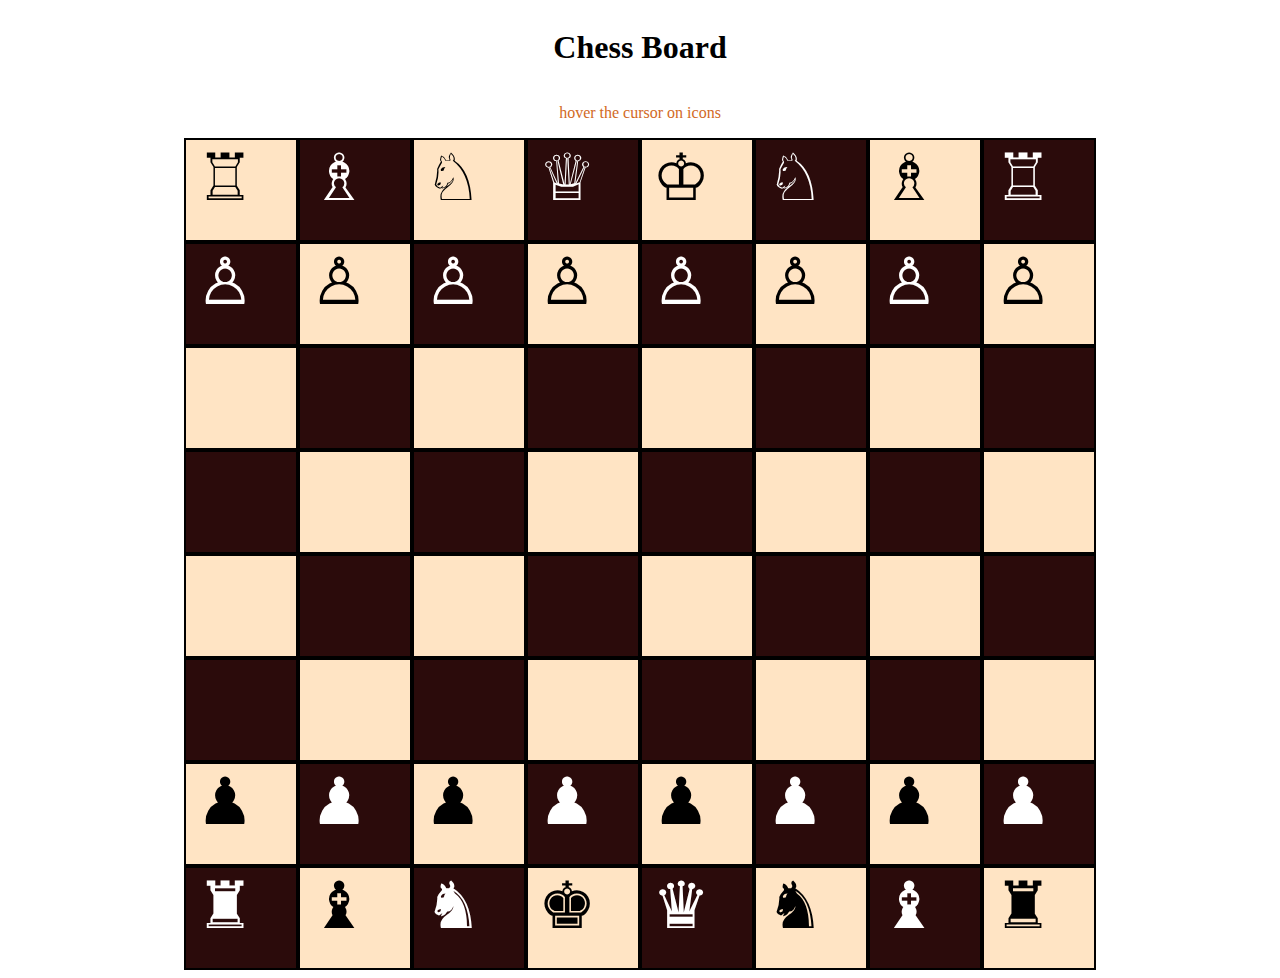
<file: chess/index.html>
<!DOCTYPE html>
<html lang="en">
<head>
    <meta charset="UTF-8">
    <meta name="viewport" content="width=device-width, initial-scale=1.0">
    <title>Chess</title>
    <link rel="stylesheet" href="./style.css">
</head>
<body>
    <div class="container">
        <h1 >Chess Board</h1>
        <p style="color: chocolate;">hover the cursor on icons</p>

        <div class="row row1 rowfirst">
            <div class="box box1">	&#9814</div>
            <div class="box box2"> 	&#9815</div>
            <div class="box box3"> 	&#9816</div>
            <div class="box box4">	&#9813</div>
            <div class="box box5">	&#9812</div>
            <div class="box box6">	&#9816</div>
            <div class="box box7">	&#9815</div>
            <div class="box box8"> 	&#9814</div>
        </div>
        <div class="row row2 rowfirst">
            <div class="box box1">	&#9817</div>
            <div class="box box2">	&#9817</div>
            <div class="box box3">	&#9817</div>
            <div class="box box4">	&#9817</div>
            <div class="box box5">	&#9817</div>
            <div class="box box6">	&#9817</div>
            <div class="box box7">	&#9817</div>
            <div class="box box8">	&#9817</div>
        </div>
        <div class="container">
        <div class="row row1">
            <div class="box box1"></div>
            <div class="box box2"></div>
            <div class="box box3"></div>
            <div class="box box4"></div>
            <div class="box box5"></div>
            <div class="box box6"></div>
            <div class="box box7"></div>
            <div class="box box8"></div>
        </div>
        <div class="row row2">
            <div class="box box1"></div>
            <div class="box box2"></div>
            <div class="box box3"></div>
            <div class="box box4"></div>
            <div class="box box5"></div>
            <div class="box box6"></div>
            <div class="box box7"></div>
            <div class="box box8"></div>
        </div>
        <div class="container">
        <div class="row row1">
            <div class="box box1"></div>
            <div class="box box2"></div>
            <div class="box box3"></div>
            <div class="box box4"></div>
            <div class="box box5"></div>
            <div class="box box6"></div>
            <div class="box box7"></div>
            <div class="box box8"></div>
        </div>
        <div class="row row2">
            <div class="box box1"></div>
            <div class="box box2"></div>
            <div class="box box3"></div>
            <div class="box box4"></div>
            <div class="box box5"></div>
            <div class="box box6"></div>
            <div class="box box7"></div>
            <div class="box box8"></div>
        </div>
        <div class="container">
        <div class="row row1 rowfirst">
            <div class="box box1">	&#9823</div>
            <div class="box box2">	&#9823</div>
            <div class="box box3">	&#9823</div>
            <div class="box box4">	&#9823</div>
            <div class="box box5">	&#9823</div>
            <div class="box box6">	&#9823</div>
            <div class="box box7">	&#9823</div>
            <div class="box box8">	&#9823</div>
            
        </div>
        <div class="row row2 rowfirst">
            <div class="box box1">	&#9820</div>
            <div class="box box2">	&#9821</div>
            <div class="box box3">	&#9822</div>
            <div class="box box4">	&#9818</div>
            <div class="box box5">	&#9819</div>
            <div class="box box6">	&#9822</div>
            <div class="box box7">	&#9821</div>
            <div class="box box8">	&#9820</div>
            
        </div>

        
    </div>
</body>
</html>
</file>
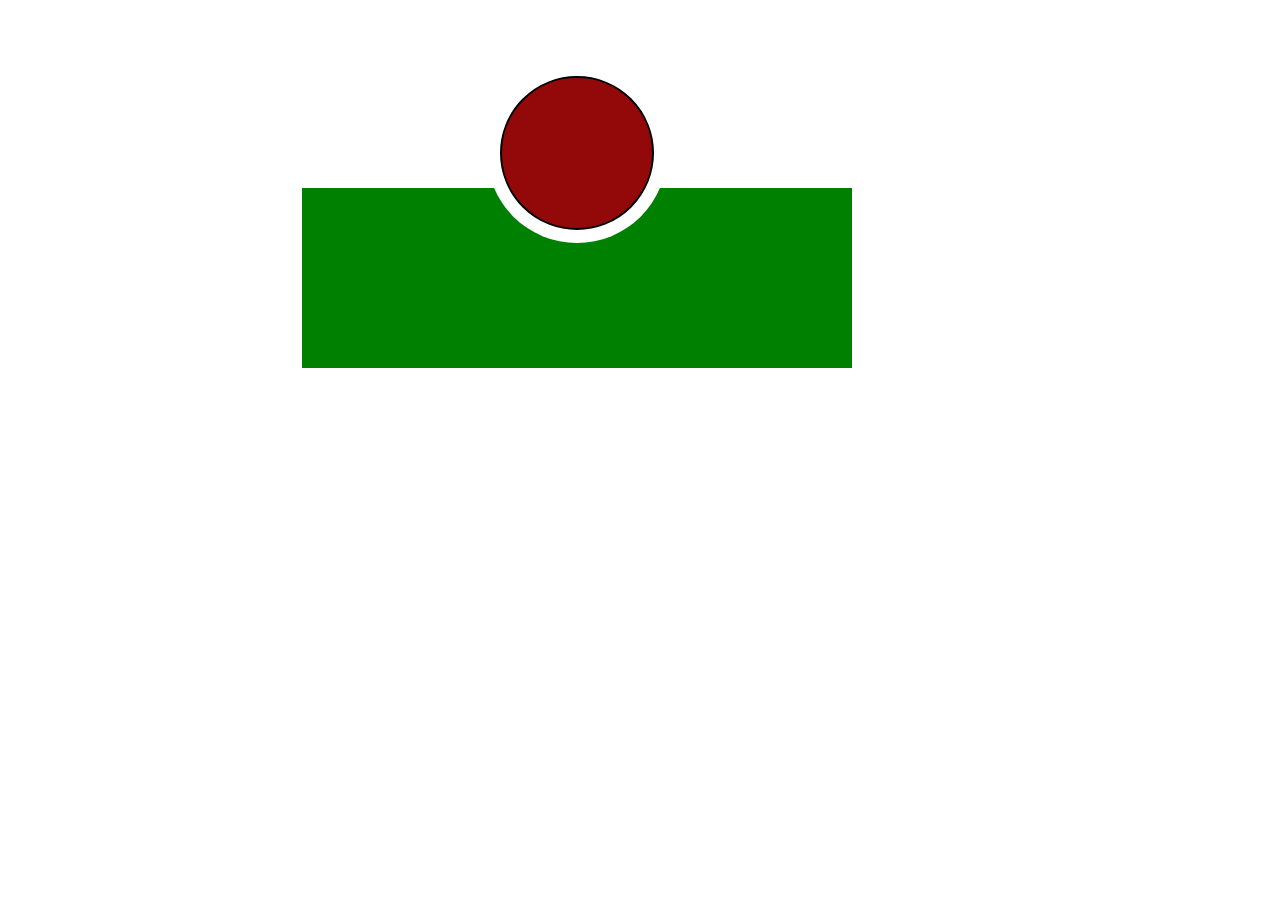
<file: css_design/index.html>
<!DOCTYPE html>
<html lang="en">
<head>
    <meta charset="UTF-8">
    <meta name="viewport" content="width=device-width, initial-scale=1.0">
    <title>Document</title>
    <link rel="stylesheet" href="./style.css">
</head>
<body>
    <div class="main">
    <div class="container">
        <div class="circle"></div>
    </div>

    <div class="rectangle"></div>

    </div>
</body>
</html>
</file>
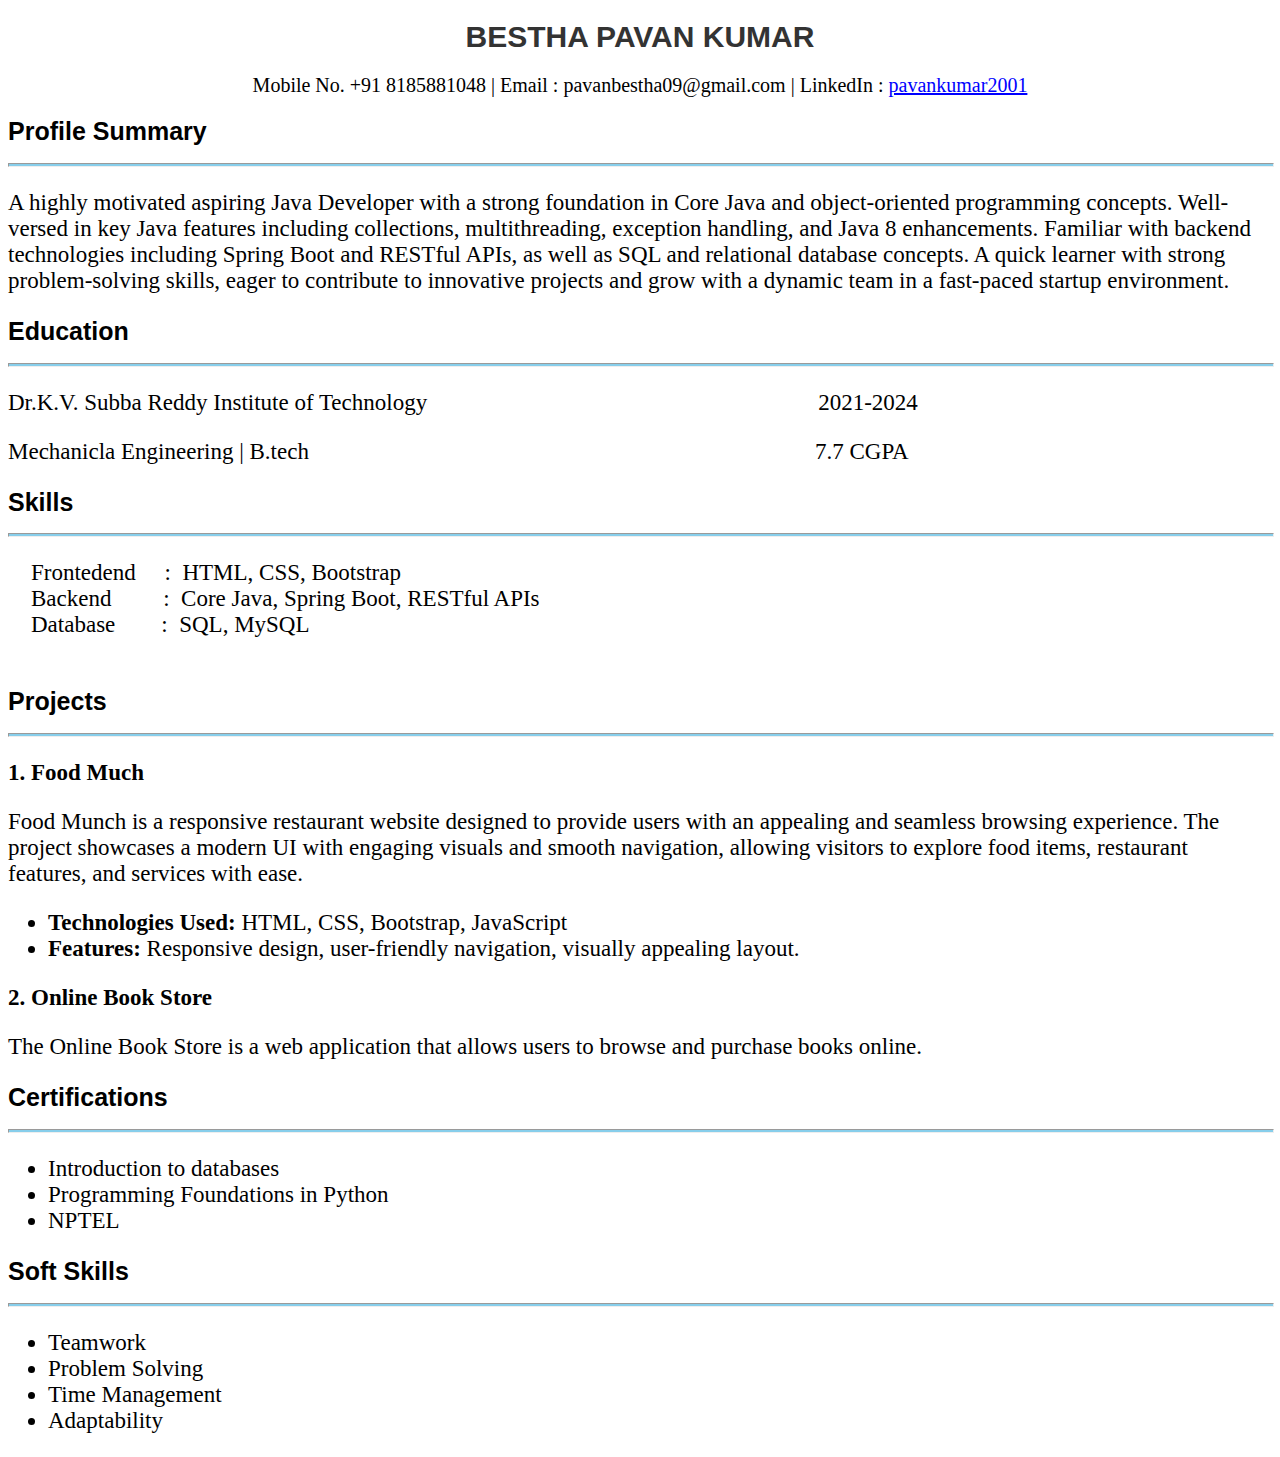
<file: Resume/index.html>
<!DOCTYPE html>
<html lang="en">
<head>
    <meta charset="UTF-8">
    <meta name="viewport" content="width=device-width, initial-scale=1.0">
    <title>Document</title>
    <link rel="stylesheet" href="style.css">
</head>
<body>
    <header>
    <h1 class = "heading">BESTHA PAVAN KUMAR</h1>
    <pre class = "contact">Mobile No. +91 8185881048 | Email : pavanbestha09@gmail.com | LinkedIn : <a href="https://www.linkedin.com/in/pavankumar2001/" style="color: blue;">pavankumar2001</a></pre>
</header>
<section>
    <h1 class = "subheading">Profile Summary</h1>
    <hr class="line">
    <p class="para">A highly motivated aspiring Java Developer with a strong foundation in Core Java and object-oriented 
programming concepts. Well- versed in key Java features including collections, multithreading, 
exception handling, and Java 8 enhancements. Familiar with backend technologies including Spring 
Boot and RESTful APIs, as well as SQL and relational database concepts. A quick learner with strong 
problem-solving skills, eager to contribute to innovative projects and grow with a dynamic team in a 
fast-paced startup environment. </p></section>
<section>
    <h1 class = "subheading">Education</h1>
    <hr class="line">
   <pre class = "para ">Dr.K.V. Subba Reddy Institute of Technology                                                                    2021-2024</pre>
   <pre class = "para">Mechanicla Engineering | B.tech                                                                                        7.7 CGPA</pre>
</section>
<section>
    <h1 class = "subheading">Skills</h1>
    <hr class="line">
    <pre class = "para">    Frontedend     :  HTML, CSS, Bootstrap   
    Backend         :  Core Java, Spring Boot, RESTful APIs
    Database        :  SQL, MySQL        
 </pre>
</section>
<section>
    <h1 class = "subheading">Projects</h1>
    <hr class="line">
    <p class = "para"><strong>1. Food Much</strong> </p>
    <p class = "para">Food Munch is a responsive restaurant website designed to provide users with an appealing and 
seamless browsing experience. The project showcases a modern UI with engaging visuals and smooth 
navigation, allowing visitors to explore food items, restaurant features, and services with ease. </p>
<ul><li class = "para">
    <strong>Technologies Used:</strong> HTML, CSS, Bootstrap, JavaScript</li>
    <li class = "para"><strong>Features:</strong> Responsive design, user-friendly navigation, visually appealing layout.</li></ul>
    <p class = "para"><strong>2. Online Book Store</strong></p>
    <p class = "para">The Online Book Store is a web application that allows users to browse and purchase books online.
</li></ul>
</section>
<section>
    <h1 class = "subheading"> Certifications</h1>
    <hr class="line">
    <ul class = "para">
        <li>Introduction to databases      </li>
        <li>Programming Foundations in Python </li>
        <li>NPTEL </li>
    </ul>
</section>
<section>
    <h1 class = "subheading">Soft Skills</h1>
    <hr class="line">
    <ul class = "para">
        <li>Teamwork</li>
        <li>Problem Solving</li>
        <li>Time Management</li>
        <li>Adaptability</li>
</section>
</body>
</html>
</file>
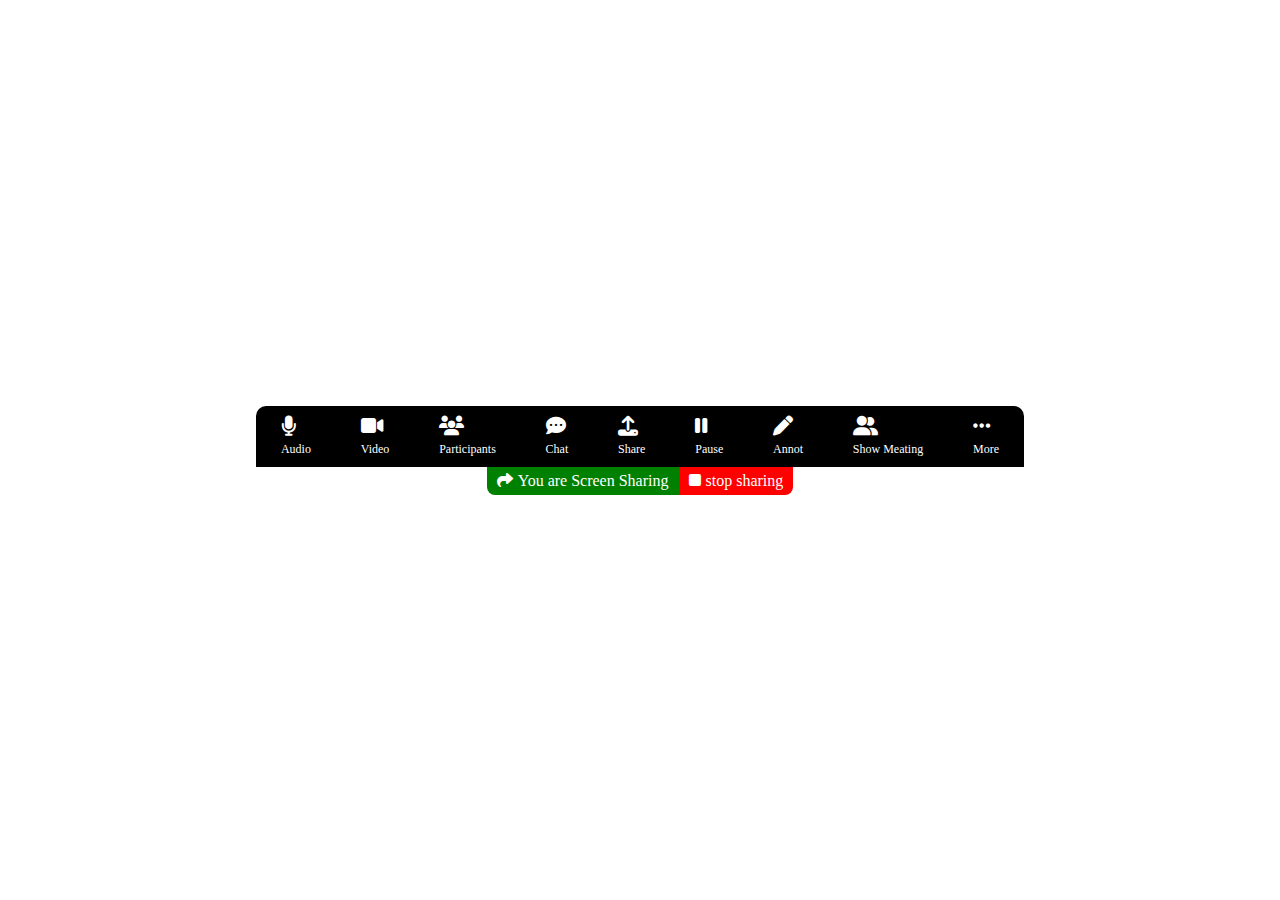
<file: zoom/index.html>
<!DOCTYPE html>
<html lang="en">
<head>
  <meta charset="UTF-8" />
  <meta name="viewport" content="width=device-width, initial-scale=1.0"/>
  <title>Screen Sharing Toolbar</title>
  <link rel="stylesheet" href="./style.css">
  <link rel="stylesheet" href="https://cdnjs.cloudflare.com/ajax/libs/font-awesome/6.5.0/css/all.min.css"/>
</head>
<body>
  <div class="container">
      <div class="bar">
          <div class="icon_container item1"><i class="fas fa-microphone"></i><p>Audio</p></div>
          <div class="icon_container item2"><i class="fas fa-video"></i><p>Video</p></div>
          <div class="icon_container item3"><i class="fas fa-users"></i><p>Participants</p></div>
          <div class="icon_container item4"><i class="fas fa-comment-dots"></i><p>Chat</p></div>
          <div class="icon_container item5"><i class="fas fa-upload"></i><p>Share</p></div>
          <div class="icon_container item6"><i class="fas fa-pause"></i><p>Pause</p></div>
          <div class="icon_container item7"><i class="fas fa-pen"></i><p>Annot</p></div>
          <div class="icon_container item8"><i class="fas fa-user-group"></i><p>Show Meating</p></div>
          <div class="icon_container item9"><i class="fas fa-ellipsis-h"></i><p>More</p></div>
        </div>
        <div class="screen-status">
          <div class="sharing"><i class="fas fa-share"></i><p> You are Screen Sharing</p></div>
          <div class="stop"><i class="fas fa-stop"></i><p>stop sharing</p></div>
        </div>
  </div>
</body>
</html>
</file>
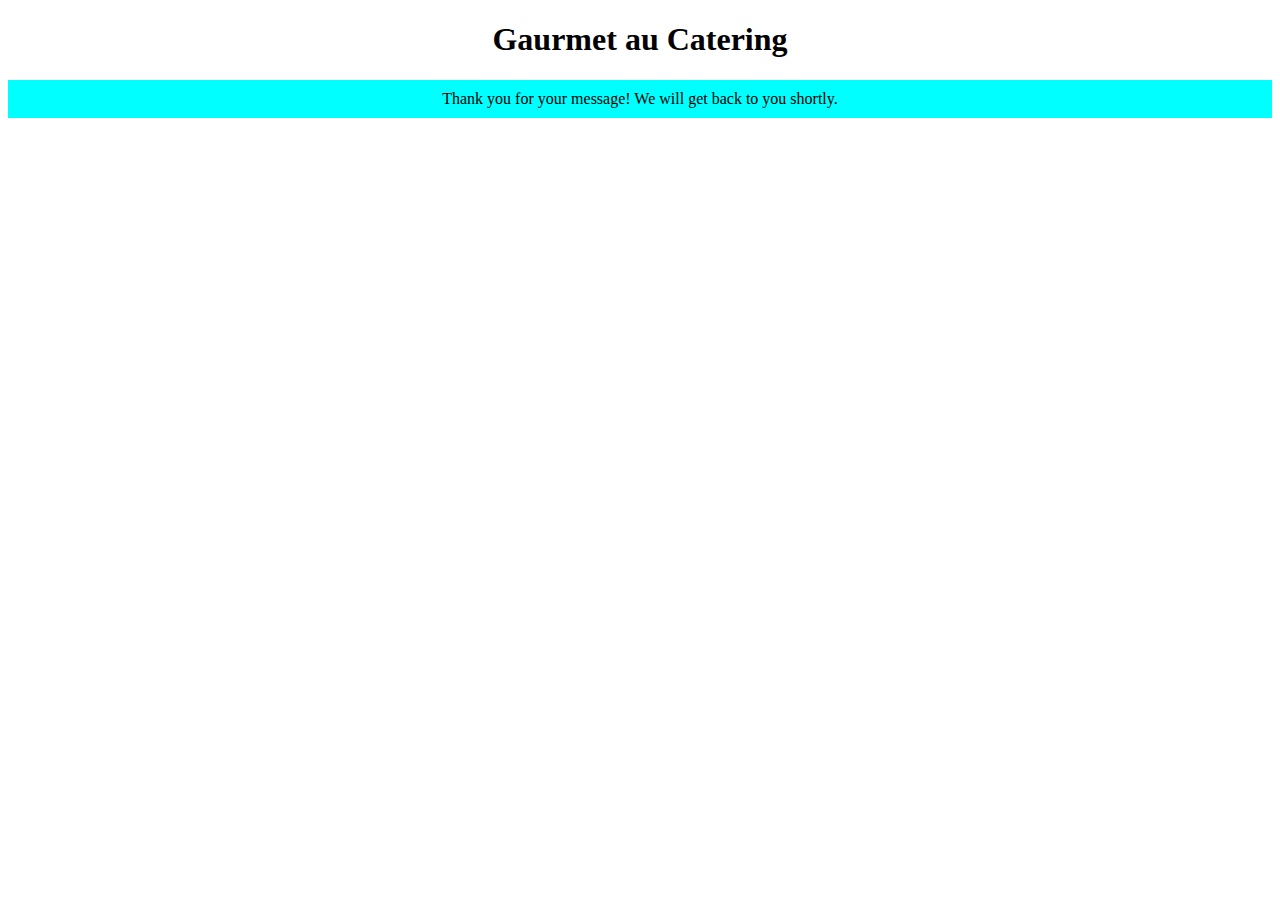
<file: catering/message.html>
<!DOCTYPE html>
<html lang="en">
<head>
    <meta charset="UTF-8">
    <meta name="viewport" content="width=device-width, initial-scale=1.0">
    <title>Document</title>
</head>
<body>
    <h1 style="text-align: center;">Gaurmet au Catering</h1>
    <p style="text-align: center; background-color: aqua; color:black; padding: 10px;">Thank you for your message! We will get back to you shortly.</p>
</body>
</html>
</file>
<file: chess/style.css>
.container{
    /* width: 100%; */
    /* border: 2px solid black; */
    display: flex;
    align-items: center;
    flex-direction: column;
}

.row{
    display: flex;
}
.box{
    height: 100px;
    width: 100px;
    background-color: rgb(43, 11, 11);
    border: 2px solid black;
    color: white;
    font-size: 65px;
    padding-left: 10px;

    transition: all 0.3s ease;

}
.container>.row1>.box:nth-child(odd){
    background-color: bisque;
    color: black;

}
.container>.row2>.box:nth-child(even){
    background-color: bisque;
    color: black;
   
}

.rowfirst>.box:hover{
    font-size: 85px;
}
</file>
<file: css_design/style.css>
.main{
    width: 90%;
    display: flex;
    flex-direction: column;
    justify-content: center;
    align-items: center;
}

.container{
    background-color: white;
    border-radius: 50%;
    height: 180px;
    width: 180px;
    /* border: 2px solid; */
    display: flex;
    justify-content: center;
    align-items: center;
    position: relative;
    top: 55px;
}

.circle{
    height: 150px;
    width: 150px;
    border-radius: 50%;
    background-color: rgb(147, 9, 9);
    border: 2px solid;
}
.rectangle{
    height: 180px;
    width:550px;
    background-color: green;
}
</file>
<file: Resume/style.css>
.heading{
    font-size: 30px;
    color: #333;
    font-family: Arial, sans-serif;
    text-align: center;
    
}
.contact{
    text-align: center;
    font-size: 20px;
    font-family:'Open Sans';
}
.line{
    width: 100%;
    height: 2px;
    background-color: skyblue;
   
}
.subheading{
    font-size: 25px;
    font-family: Arial, sans-serif;
}
.para{
    font-size: 23px;
    font-family: 'Open Sans';
}
</file>
<file: zoom/style.css>
*{
    margin: 0;
    padding: 0;
    box-sizing: border-box;
}


.container {
  display: flex;
  flex-direction: column;
  align-items: center;
  justify-content: center;
  height: 100vh;
  width: 100vw;
  /* background-color: #f3; */
}

.bar{
    display: flex;
    justify-content: space-around;
    border-radius: 10px 10px 0px 0px;
    background-color: black;
    width: 60%;
}

.icon_container{
    color: white;
    padding: 10px;
}

.icon_container>p{
    /* display: none; */
    margin-top: 5px;
    font-size: 12px;
    text-align: center;
}
.icon_container:hover{
    cursor: pointer;
    background-color: #3e3c3c;
    border-radius: 10px;
}

.icon_container>i{
    font-size: 20px;
    cursor: pointer;
    text-align: center;
}
.screen-status{
    width: 50%;
    /* height: 30px; */
    display: flex;
    justify-content: center;
    align-items: center;
    
    
}
.sharing{
    background-color: green;
    color: white;
    padding: 5px 10px;
    border-radius: 0px 0px 0px 8px;
    display: flex;
    gap: 5px;
}
.stop{

    display: flex;
    background-color: red;
    gap: 5px;
    color: white;
    padding: 5px 10px;
    border-radius: 0px 0px 8px 0px;
}
</file>
